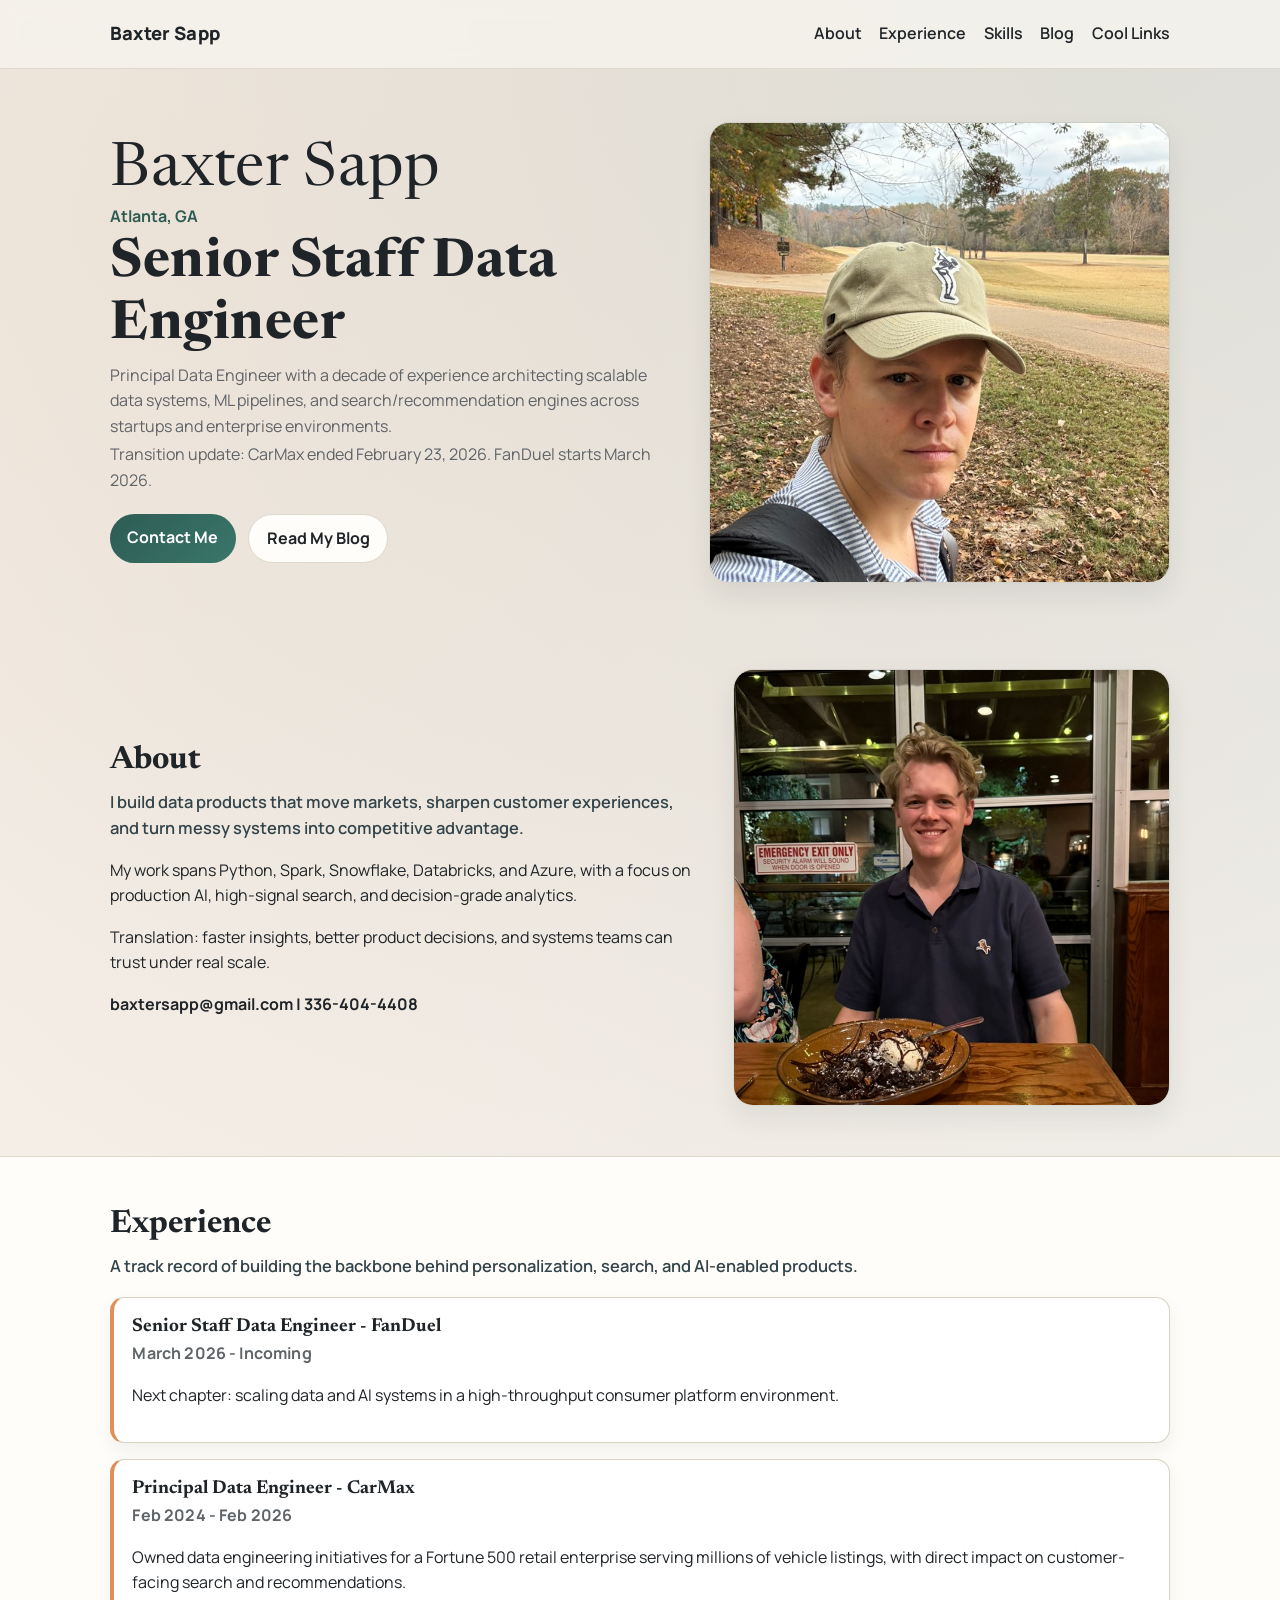
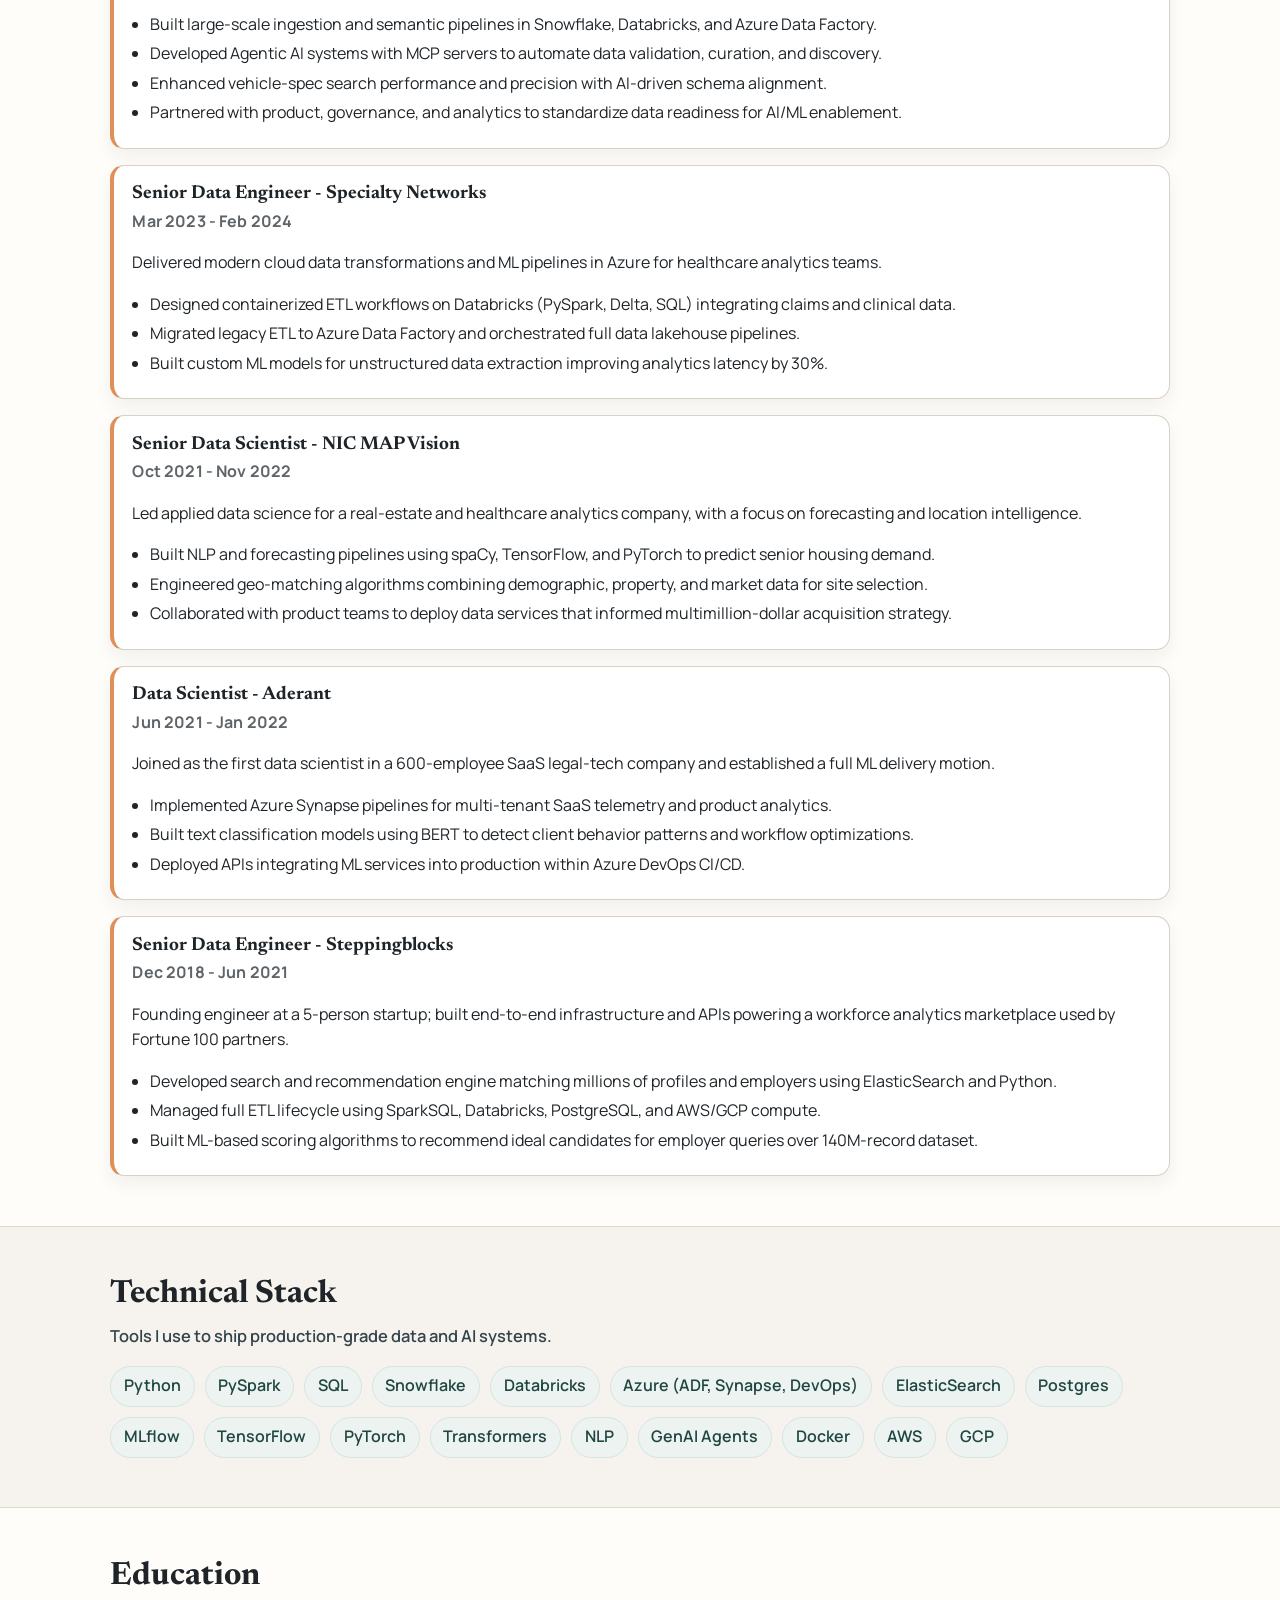
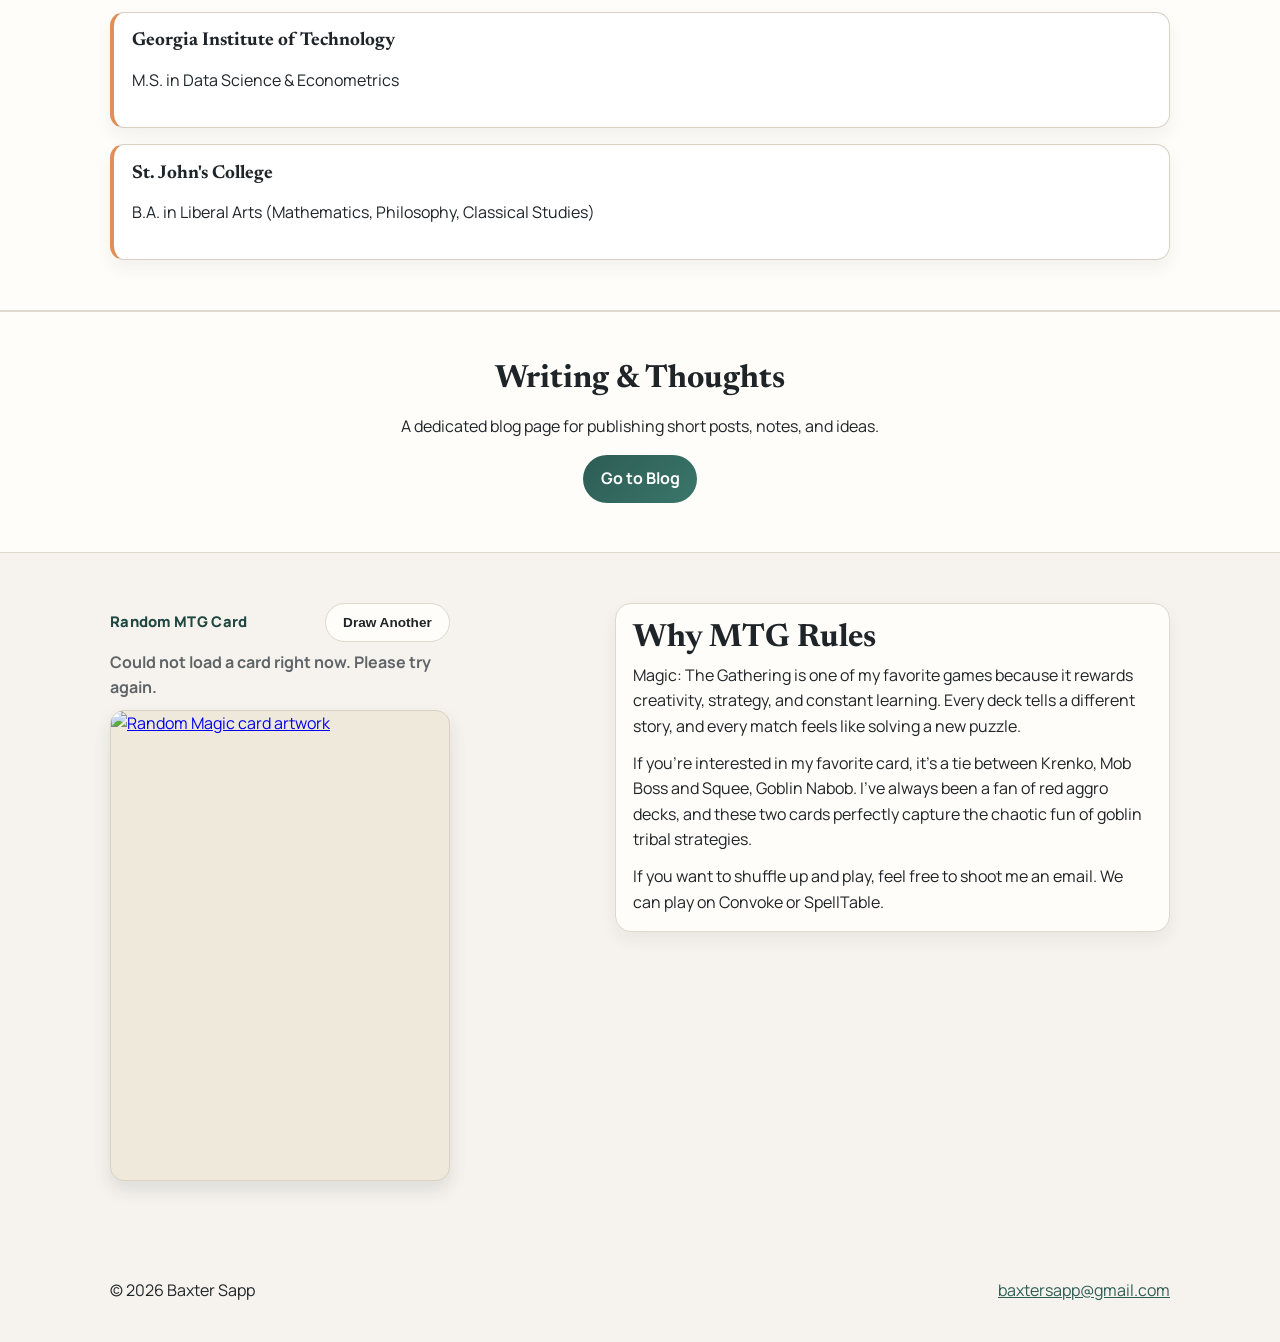
<file: index.html>
<!doctype html>
<html lang="en">
<head>
  <meta charset="utf-8">
  <meta name="viewport" content="width=device-width, initial-scale=1">
  <title>Baxter Sapp</title>
  <meta name="description" content="Baxter Sapp - Data Engineer building scalable data and AI systems.">
  <link rel="preconnect" href="https://fonts.googleapis.com">
  <link rel="preconnect" href="https://fonts.gstatic.com" crossorigin>
  <link href="https://fonts.googleapis.com/css2?family=Manrope:wght@400;500;700;800&family=Newsreader:opsz,wght@6..72,600&display=swap" rel="stylesheet">
  <link rel="stylesheet" href="styles.css">
</head>
<body>
  <header class="site-header">
    <div class="container nav-wrap">
      <a class="brand" href="index.html">Baxter Sapp</a>
      <nav class="nav-links" aria-label="Main">
        <a href="#about">About</a>
        <a href="#experience">Experience</a>
        <a href="#skills">Skills</a>
        <a href="blog.html">Blog</a>
        <a href="cool-links.html">Cool Links</a>
      </nav>
    </div>
  </header>

  <main>
    <section class="hero">
      <div class="container hero-grid">
        <div>
          <p class="hero-name">Baxter Sapp</p>
          <p class="kicker">Atlanta, GA</p>
          <h1>Senior Staff Data Engineer</h1>
          <p class="lead">
            Principal Data Engineer with a decade of experience architecting scalable data systems, ML pipelines, and search/recommendation engines across startups and enterprise environments.
          </p>
          <p class="muted">Transition update: CarMax ended February 23, 2026. FanDuel starts March 2026.</p>
          <div class="hero-actions">
            <a class="btn btn-primary" href="mailto:baxtersapp@gmail.com">Contact Me</a>
            <a class="btn btn-secondary" href="blog.html">Read My Blog</a>
          </div>
        </div>
        <figure class="hero-photo-wrap">
          <img src="assets/profile-primary.jpeg" alt="Portrait of Baxter Sapp" class="hero-photo hero-photo-focus">
        </figure>
      </div>
    </section>

    <section id="about" class="section">
      <div class="container about-grid">
        <div>
          <h2>About</h2>
          <p class="section-intro">
            I build data products that move markets, sharpen customer experiences, and turn messy systems into competitive advantage.
          </p>
          <p>
            My work spans Python, Spark, Snowflake, Databricks, and Azure, with a focus on production AI, high-signal search, and decision-grade analytics.
          </p>
          <p>
            Translation: faster insights, better product decisions, and systems teams can trust under real scale.
          </p>
          <p class="contact-line">baxtersapp@gmail.com | 336-404-4408</p>
        </div>
        <figure class="about-photo-wrap">
          <img src="assets/profile-secondary.jpeg" alt="Baxter Sapp outdoors" class="about-photo about-photo-focus">
        </figure>
      </div>
    </section>

    <section id="experience" class="section section-alt">
      <div class="container">
        <h2>Experience</h2>
        <p class="section-intro">A track record of building the backbone behind personalization, search, and AI-enabled products.</p>
        <div class="cards">
          <article class="card">
            <h3>Senior Staff Data Engineer - FanDuel</h3>
            <p class="muted role-line">March 2026 - Incoming</p>
            <p>Next chapter: scaling data and AI systems in a high-throughput consumer platform environment.</p>
          </article>
          <article class="card">
            <h3>Principal Data Engineer - CarMax</h3>
            <p class="muted role-line">Feb 2024 - Feb 2026</p>
            <p>
              Owned data engineering initiatives for a Fortune 500 retail enterprise serving millions of vehicle listings, with direct impact on customer-facing search and recommendations.
            </p>
            <ul>
              <li>Built large-scale ingestion and semantic pipelines in Snowflake, Databricks, and Azure Data Factory.</li>
              <li>Developed Agentic AI systems with MCP servers to automate data validation, curation, and discovery.</li>
              <li>Enhanced vehicle-spec search performance and precision with AI-driven schema alignment.</li>
              <li>Partnered with product, governance, and analytics to standardize data readiness for AI/ML enablement.</li>
            </ul>
          </article>
          <article class="card">
            <h3>Senior Data Engineer - Specialty Networks</h3>
            <p class="muted role-line">Mar 2023 - Feb 2024</p>
            <p>Delivered modern cloud data transformations and ML pipelines in Azure for healthcare analytics teams.</p>
            <ul>
              <li>Designed containerized ETL workflows on Databricks (PySpark, Delta, SQL) integrating claims and clinical data.</li>
              <li>Migrated legacy ETL to Azure Data Factory and orchestrated full data lakehouse pipelines.</li>
              <li>Built custom ML models for unstructured data extraction improving analytics latency by 30%.</li>
            </ul>
          </article>
          <article class="card">
            <h3>Senior Data Scientist - NIC MAP Vision</h3>
            <p class="muted role-line">Oct 2021 - Nov 2022</p>
            <p>
              Led applied data science for a real-estate and healthcare analytics company, with a focus on forecasting and location intelligence.
            </p>
            <ul>
              <li>Built NLP and forecasting pipelines using spaCy, TensorFlow, and PyTorch to predict senior housing demand.</li>
              <li>Engineered geo-matching algorithms combining demographic, property, and market data for site selection.</li>
              <li>Collaborated with product teams to deploy data services that informed multimillion-dollar acquisition strategy.</li>
            </ul>
          </article>
          <article class="card">
            <h3>Data Scientist - Aderant</h3>
            <p class="muted role-line">Jun 2021 - Jan 2022</p>
            <p>
              Joined as the first data scientist in a 600-employee SaaS legal-tech company and established a full ML delivery motion.
            </p>
            <ul>
              <li>Implemented Azure Synapse pipelines for multi-tenant SaaS telemetry and product analytics.</li>
              <li>Built text classification models using BERT to detect client behavior patterns and workflow optimizations.</li>
              <li>Deployed APIs integrating ML services into production within Azure DevOps CI/CD.</li>
            </ul>
          </article>
          <article class="card">
            <h3>Senior Data Engineer - Steppingblocks</h3>
            <p class="muted role-line">Dec 2018 - Jun 2021</p>
            <p>
              Founding engineer at a 5-person startup; built end-to-end infrastructure and APIs powering a workforce analytics marketplace used by Fortune 100 partners.
            </p>
            <ul>
              <li>Developed search and recommendation engine matching millions of profiles and employers using ElasticSearch and Python.</li>
              <li>Managed full ETL lifecycle using SparkSQL, Databricks, PostgreSQL, and AWS/GCP compute.</li>
              <li>Built ML-based scoring algorithms to recommend ideal candidates for employer queries over 140M-record dataset.</li>
            </ul>
          </article>
        </div>
      </div>
    </section>

    <section id="skills" class="section">
      <div class="container">
        <h2>Technical Stack</h2>
        <p class="section-intro">Tools I use to ship production-grade data and AI systems.</p>
        <ul class="chip-list">
          <li>Python</li>
          <li>PySpark</li>
          <li>SQL</li>
          <li>Snowflake</li>
          <li>Databricks</li>
          <li>Azure (ADF, Synapse, DevOps)</li>
          <li>ElasticSearch</li>
          <li>Postgres</li>
          <li>MLflow</li>
          <li>TensorFlow</li>
          <li>PyTorch</li>
          <li>Transformers</li>
          <li>NLP</li>
          <li>GenAI Agents</li>
          <li>Docker</li>
          <li>AWS</li>
          <li>GCP</li>
        </ul>
      </div>
    </section>

    <section class="section section-alt">
      <div class="container">
        <h2>Education</h2>
        <div class="cards">
          <article class="card">
            <h3>Georgia Institute of Technology</h3>
            <p>M.S. in Data Science &amp; Econometrics</p>
          </article>
          <article class="card">
            <h3>St. John's College</h3>
            <p>B.A. in Liberal Arts (Mathematics, Philosophy, Classical Studies)</p>
          </article>
        </div>
      </div>
    </section>

    <section class="section section-alt">
      <div class="container cta-wrap">
        <h2>Writing & Thoughts</h2>
        <p>A dedicated blog page for publishing short posts, notes, and ideas.</p>
        <a class="btn btn-primary" href="blog.html">Go to Blog</a>
      </div>
    </section>

    <section class="section">
      <div class="container mtg-grid">
        <section class="random-card" aria-live="polite">
          <div class="random-card-head">
            <p class="random-card-label">Random MTG Card</p>
            <button id="new-card-btn" class="btn btn-secondary random-card-btn" type="button">Draw Another</button>
          </div>
          <p id="card-status" class="muted card-status">Loading a random card...</p>
          <a id="card-link" class="card-preview" href="#" target="_blank" rel="noopener noreferrer" aria-label="Open card on Scryfall">
            <img id="card-image" alt="Random Magic card artwork" loading="lazy">
            <div class="card-hover" id="card-hover-text">Oracle text appears here.</div>
          </a>
          <p class="muted card-meta" id="card-meta"></p>
        </section>
        <aside class="mtg-note">
          <h2>Why MTG Rules</h2>
          <p>
            Magic: The Gathering is one of my favorite games because it rewards creativity, strategy, and constant learning.
            Every deck tells a different story, and every match feels like solving a new puzzle. 
          </p>
          <p>
            If you're interested in my favorite card, it's a tie between Krenko, Mob Boss and Squee, 
            Goblin Nabob. I've always been a fan of red aggro decks, and these two cards perfectly 
            capture the chaotic fun of goblin tribal strategies.
          </p>
          <p>
            If you want to shuffle up and play, feel free to shoot me an email. We can play on Convoke or SpellTable.
          </p>
        </aside>
      </div>
    </section>
  </main>

  <footer class="site-footer">
    <div class="container footer-wrap">
      <p>&copy; <span id="year"></span> Baxter Sapp</p>
      <p><a href="mailto:baxtersapp@gmail.com">baxtersapp@gmail.com</a></p>
    </div>
  </footer>

  <script>
    document.getElementById('year').textContent = new Date().getFullYear();

    const cardStatus = document.getElementById('card-status');
    const cardImage = document.getElementById('card-image');
    const cardHoverText = document.getElementById('card-hover-text');
    const cardMeta = document.getElementById('card-meta');
    const cardLink = document.getElementById('card-link');
    const drawButton = document.getElementById('new-card-btn');

    function getCardImageUrl(card) {
      if (card.image_uris && card.image_uris.normal) {
        return card.image_uris.normal;
      }
      if (Array.isArray(card.card_faces)) {
        const faceWithImage = card.card_faces.find((face) => face.image_uris && face.image_uris.normal);
        if (faceWithImage) {
          return faceWithImage.image_uris.normal;
        }
      }
      return '';
    }

    function getOracleText(card) {
      if (card.oracle_text) {
        return card.oracle_text;
      }
      if (Array.isArray(card.card_faces)) {
        return card.card_faces
          .map((face) => {
            const name = face.name || 'Face';
            const text = face.oracle_text || 'No oracle text.';
            return name + ': ' + text;
          })
          .join('\n\n');
      }
      return 'No oracle text available for this card.';
    }

    async function loadRandomCard() {
      cardStatus.textContent = 'Loading a random card...';
      drawButton.disabled = true;
      drawButton.textContent = 'Drawing...';

      try {
        const response = await fetch('https://api.scryfall.com/cards/random');
        if (!response.ok) {
          throw new Error('Scryfall request failed');
        }

        const card = await response.json();
        const imageUrl = getCardImageUrl(card);
        const oracleText = getOracleText(card);
        const cardName = card.name || 'Unknown Card';
        const typeLine = card.type_line || '';
        const setName = card.set_name || '';
        const setCode = card.set ? card.set.toUpperCase() : '';
        const cardUrl = card.scryfall_uri || 'https://scryfall.com';

        if (!imageUrl) {
          throw new Error('No card image found');
        }

        cardImage.src = imageUrl;
        cardImage.alt = cardName + ' card image';
        cardHoverText.textContent = oracleText;
        cardMeta.textContent = typeLine + (setName ? ' | ' + setName + (setCode ? ' (' + setCode + ')' : '') : '');
        cardLink.href = cardUrl;
        cardStatus.textContent = cardName;
      } catch (error) {
        cardStatus.textContent = 'Could not load a card right now. Please try again.';
        cardHoverText.textContent = 'Oracle text unavailable.';
        cardMeta.textContent = '';
        cardImage.removeAttribute('src');
        cardLink.href = '#';
      } finally {
        drawButton.disabled = false;
        drawButton.textContent = 'Draw Another';
      }
    }

    drawButton.addEventListener('click', loadRandomCard);
    loadRandomCard();
  </script>
</body>
</html>
</file>
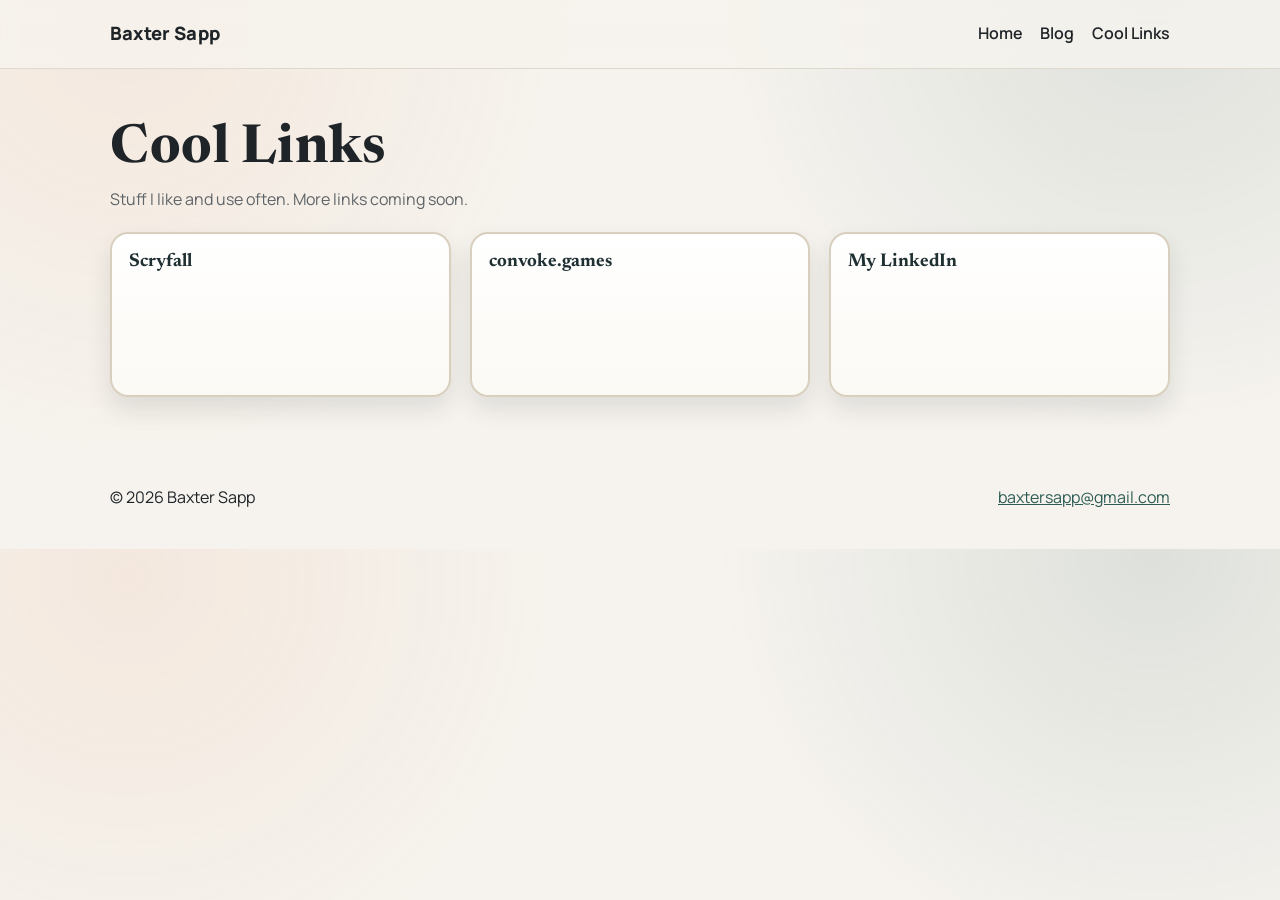
<file: cool-links.html>
<!doctype html>
<html lang="en">
<head>
  <meta charset="utf-8">
  <meta name="viewport" content="width=device-width, initial-scale=1">
  <title>Baxter Sapp | Cool Links</title>
  <meta name="description" content="A collection of links Baxter Sapp likes.">
  <link rel="preconnect" href="https://fonts.googleapis.com">
  <link rel="preconnect" href="https://fonts.gstatic.com" crossorigin>
  <link href="https://fonts.googleapis.com/css2?family=Manrope:wght@400;500;700;800&family=Newsreader:opsz,wght@6..72,600&display=swap" rel="stylesheet">
  <link rel="stylesheet" href="styles.css?v=20260226">
  <style>
    .cool-links-grid {
      margin-top: 1.2rem;
      display: grid;
      gap: 1.2rem;
      grid-template-columns: repeat(3, minmax(0, 1fr));
    }

    .link-card {
      position: relative;
      display: flex;
      align-items: flex-start;
      justify-content: flex-start;
      min-height: 165px;
      background: linear-gradient(180deg, #ffffff 0%, #fbf9f4 100%);
      border: 2px solid #d8cfbe;
      border-radius: 18px;
      padding: 1.05rem 1.05rem 0.9rem;
      box-shadow: 0 12px 24px rgba(31, 36, 40, 0.11);
      overflow: hidden;
    }

    .link-card h2 {
      margin: 0;
      width: 100%;
      font-size: clamp(1.02rem, 1.45vw, 1.22rem);
      line-height: 1.25;
      color: #1f2f32;
    }

    .link-card-link {
      text-decoration: none;
      color: var(--ink);
      transition: transform 0.18s ease, box-shadow 0.18s ease, border-color 0.18s ease;
    }

    .link-card-link:hover,
    .link-card-link:focus-visible {
      transform: translateY(-4px);
      border-color: #c4b496;
      box-shadow: 0 16px 28px rgba(31, 36, 40, 0.15);
    }

    .link-card-hover {
      position: absolute;
      inset: 0;
      margin: 0;
      display: flex;
      align-items: flex-end;
      padding: 0.95rem;
      color: #fff;
      font-size: 0.85rem;
      font-weight: 600;
      line-height: 1.35;
      background: linear-gradient(180deg, rgba(13, 20, 26, 0.12) 0%, rgba(13, 20, 26, 0.95) 70%);
      opacity: 0;
      transform: translateY(10px);
      transition: opacity 0.16s ease, transform 0.16s ease;
      pointer-events: none;
    }

    .link-card:hover .link-card-hover,
    .link-card:focus-within .link-card-hover {
      opacity: 1;
      transform: translateY(0);
    }

    .link-card.placeholder {
      border-style: dashed;
      border-color: #d7cdb8;
      background: linear-gradient(180deg, #fefdf9 0%, #f8f4ea 100%);
    }

    @media (max-width: 900px) {
      .cool-links-grid {
        grid-template-columns: repeat(2, minmax(0, 1fr));
      }
    }

    @media (max-width: 620px) {
      .cool-links-grid {
        grid-template-columns: 1fr;
      }
    }
  </style>
</head>
<body>
  <header class="site-header">
    <div class="container nav-wrap">
      <a class="brand" href="index.html">Baxter Sapp</a>
      <nav class="nav-links" aria-label="Main">
        <a href="index.html">Home</a>
        <a href="blog.html">Blog</a>
        <a href="cool-links.html">Cool Links</a>
      </nav>
    </div>
  </header>

  <main class="section">
    <div class="container">
      <h1>Cool Links</h1>
      <p class="lead">Stuff I like and use often. More links coming soon.</p>

      <section class="cool-links-grid" aria-label="Cool links list">
        <a class="link-card link-card-link" href="https://scryfall.com/search?q=game%3Apaper&unique=cards&as=grid&order=random" target="_blank" rel="noopener noreferrer">
          <h2>Scryfall</h2>
          <p class="link-card-hover">Jump into a random-order card search and discover something weird, busted, or beautiful.</p>
        </a>

        <a class="link-card link-card-link" href="https://convoke.games/en" target="_blank" rel="noopener noreferrer">
          <h2>convoke.games</h2>
          <p class="link-card-hover">Play Magic online with webcam-friendly pods and a fast setup flow.</p>
        </a>

        <a class="link-card link-card-link" href="https://linkedin.com/in/baxtersapp" target="_blank" rel="noopener noreferrer">
          <h2>My LinkedIn</h2>
          <p class="link-card-hover">View my professional profile and connect with me.</p>
        </a>

      </section>
    </div>
  </main>

  <footer class="site-footer">
    <div class="container footer-wrap">
      <p>&copy; <span id="year"></span> Baxter Sapp</p>
      <p><a href="mailto:baxtersapp@gmail.com">baxtersapp@gmail.com</a></p>
    </div>
  </footer>

  <script>
    document.getElementById('year').textContent = new Date().getFullYear();
  </script>
</body>
</html>
</file>
<file: styles.css>
:root {
  --bg: #f6f3ee;
  --bg-soft: #fffdf9;
  --ink: #1f2428;
  --muted: #5f6468;
  --accent: #2d5c54;
  --accent-2: #df8f58;
  --card: #ffffff;
  --line: #ded8cd;
  --shadow: 0 12px 26px rgba(31, 36, 40, 0.08);
  --header-offset: 88px;
}

* {
  box-sizing: border-box;
}

html,
body {
  margin: 0;
  padding: 0;
}

html {
  scroll-behavior: smooth;
}

body {
  font-family: "Manrope", sans-serif;
  color: var(--ink);
  background:
    radial-gradient(circle at 10% 5%, rgba(223, 143, 88, 0.11), transparent 36%),
    radial-gradient(circle at 90% 0%, rgba(45, 92, 84, 0.12), transparent 34%),
    var(--bg);
  line-height: 1.6;
}

.container {
  width: min(1060px, 92%);
  margin: 0 auto;
}

.site-header {
  position: sticky;
  top: 0;
  backdrop-filter: blur(8px);
  background: rgba(246, 243, 238, 0.84);
  border-bottom: 1px solid var(--line);
  z-index: 20;
}

.nav-wrap {
  display: flex;
  justify-content: space-between;
  align-items: center;
  min-height: 68px;
}

.brand {
  color: var(--ink);
  text-decoration: none;
  font-weight: 800;
  font-size: 1.15rem;
  letter-spacing: 0.01em;
}

.nav-links {
  display: flex;
  gap: 1.1rem;
}

.nav-links a {
  color: var(--ink);
  text-decoration: none;
  font-weight: 600;
}

.nav-links a:hover {
  color: var(--accent);
}

.hero {
  padding: 3.3rem 0 2.3rem;
}

.hero-grid {
  display: grid;
  grid-template-columns: 1.1fr 0.9fr;
  gap: 2.2rem;
  align-items: center;
}

.kicker {
  color: var(--accent);
  font-weight: 700;
  margin: 0 0 0.25rem;
}

.hero-name {
  margin: 0 0 0.1rem;
  font-family: "Newsreader", serif;
  font-size: clamp(2rem, 5.2vw, 3.8rem);
  line-height: 1;
  letter-spacing: 0.01em;
}

h1,
h2,
h3 {
  font-family: "Newsreader", serif;
  line-height: 1.14;
  margin: 0 0 0.65rem;
}

h1 {
  font-size: clamp(2rem, 4.4vw, 3.35rem);
  letter-spacing: 0.01em;
  margin-bottom: 0.35rem;
}

h2 {
  font-size: clamp(1.5rem, 3vw, 2rem);
}

.lead {
  color: var(--muted);
  max-width: 64ch;
  margin: 0.45rem 0 0;
}

.hero-actions {
  margin-top: 1.3rem;
  display: flex;
  gap: 0.8rem;
  flex-wrap: wrap;
}

.random-card {
  max-width: 340px;
}

.random-card-head {
  display: flex;
  align-items: center;
  justify-content: space-between;
  gap: 0.7rem;
  margin-bottom: 0.5rem;
}

.random-card-label {
  margin: 0;
  font-size: 0.92rem;
  font-weight: 800;
  color: #1f4640;
  letter-spacing: 0.02em;
}

.random-card-btn {
  padding: 0.42rem 0.8rem;
  font-size: 0.85rem;
}

.random-card-btn:disabled {
  opacity: 0.72;
  cursor: wait;
}

.card-status {
  margin: 0 0 0.4rem;
  font-weight: 700;
}

.card-preview {
  position: relative;
  display: block;
  border-radius: 14px;
  overflow: hidden;
  border: 1px solid #d9d1c3;
  box-shadow: 0 9px 18px rgba(31, 36, 40, 0.11);
  background: #efe9dc;
}

.card-preview img {
  display: block;
  width: 100%;
  aspect-ratio: 0.72 / 1;
  object-fit: cover;
}

.card-hover {
  position: absolute;
  inset: auto 0 0 0;
  max-height: 72%;
  overflow: auto;
  padding: 0.8rem;
  font-size: 0.82rem;
  font-weight: 600;
  line-height: 1.35;
  color: #fff;
  background: linear-gradient(180deg, rgba(13, 20, 26, 0) 0%, rgba(13, 20, 26, 0.93) 26%);
  opacity: 0;
  transition: opacity 0.18s ease;
  white-space: pre-wrap;
}

.card-preview:hover .card-hover,
.card-preview:focus-visible .card-hover {
  opacity: 1;
}

.card-meta {
  margin: 0.45rem 0 0;
  font-size: 0.88rem;
}

.mtg-grid {
  display: grid;
  grid-template-columns: 0.92fr 1.08fr;
  gap: 2rem;
  align-items: start;
}

.mtg-note {
  border: 1px solid var(--line);
  border-radius: 16px;
  padding: 1rem 1.1rem;
  background: var(--bg-soft);
  box-shadow: 0 8px 18px rgba(31, 36, 40, 0.06);
}

.mtg-note h2 {
  margin-bottom: 0.4rem;
}

.mtg-note p {
  margin: 0 0 0.7rem;
}

.mtg-note p:last-child {
  margin-bottom: 0;
}

.btn {
  display: inline-block;
  padding: 0.68rem 1.08rem;
  border-radius: 999px;
  font-weight: 700;
  text-decoration: none;
  transition: transform 0.2s ease, box-shadow 0.2s ease;
}

.btn:hover {
  transform: translateY(-2px);
  box-shadow: var(--shadow);
}

.btn-primary {
  color: #fff;
  background: linear-gradient(135deg, var(--accent), #3a766b);
}

.btn-secondary {
  color: var(--ink);
  border: 1px solid var(--line);
  background: var(--bg-soft);
}

.hero-photo-wrap,
.about-photo-wrap {
  margin: 0;
  border-radius: 20px;
  overflow: hidden;
  border: 1px solid rgba(31, 36, 40, 0.09);
  box-shadow: var(--shadow);
}

.hero-photo,
.about-photo {
  display: block;
  width: 100%;
  aspect-ratio: 1 / 1;
  object-fit: cover;
}

.hero-photo-focus {
  object-position: 50% 32%;
}

.about-photo-focus {
  object-position: 42% 36%;
}

.section {
  padding: 3.1rem 0;
}

section[id] {
  scroll-margin-top: var(--header-offset);
}

.section-alt {
  background: var(--bg-soft);
  border-top: 1px solid var(--line);
  border-bottom: 1px solid var(--line);
}

.about-grid {
  display: grid;
  grid-template-columns: 1.15fr 0.85fr;
  gap: 2rem;
  align-items: center;
}

.contact-line {
  margin-top: 1rem;
  font-weight: 700;
}

.cards {
  margin-top: 1.1rem;
  display: grid;
  gap: 1rem;
  grid-template-columns: 1fr;
}

.card {
  background: var(--card);
  border: 1px solid #d9d1c3;
  border-left: 4px solid var(--accent-2);
  border-radius: 14px;
  padding: 1.1rem 1.15rem;
  box-shadow: 0 8px 18px rgba(31, 36, 40, 0.06);
  transition: transform 0.2s ease, box-shadow 0.2s ease;
}

.card:hover {
  transform: translateY(-2px);
  box-shadow: 0 14px 26px rgba(31, 36, 40, 0.09);
}

.card h3 {
  margin-bottom: 0.25rem;
}

.card ul {
  margin: 0.55rem 0 0;
  padding-left: 1.1rem;
}

.card li {
  margin-bottom: 0.25rem;
}

.muted {
  color: var(--muted);
  margin: 0.15rem 0 0.55rem;
}

.section-intro {
  margin: 0.15rem 0 0.9rem;
  color: #33444a;
  font-size: 1.03rem;
  font-weight: 600;
  max-width: 68ch;
}

.role-line {
  font-weight: 700;
  letter-spacing: 0.01em;
}

.chip-list {
  list-style: none;
  margin: 1rem 0 0;
  padding: 0;
  display: flex;
  flex-wrap: wrap;
  gap: 0.62rem;
}

.chip-list li {
  padding: 0.42rem 0.8rem;
  border-radius: 999px;
  background: #edf3f1;
  color: #1f4640;
  border: 1px solid #d6e4e1;
  font-weight: 600;
}

.cta-wrap {
  text-align: center;
}

.site-footer {
  padding: 1.4rem 0;
}

.footer-wrap {
  display: flex;
  justify-content: space-between;
  align-items: center;
  gap: 0.8rem;
  flex-wrap: wrap;
}

.footer-wrap a {
  color: var(--accent);
}

.blog-grid {
  display: grid;
  gap: 1rem;
}

.blog-post {
  background: var(--card);
  border: 1px solid var(--line);
  border-radius: 14px;
  padding: 1rem;
}

.blog-post time {
  color: var(--muted);
  font-size: 0.92rem;
}

.blog-summary {
  color: #33444a;
  font-weight: 600;
  margin-top: 0.2rem;
}

.rendered-post {
  padding: 1.1rem 1.15rem;
}

.blog-markdown {
  margin-top: 0.75rem;
}

.blog-markdown h1,
.blog-markdown h2,
.blog-markdown h3 {
  margin-top: 1rem;
  margin-bottom: 0.45rem;
}

.blog-markdown p {
  margin: 0.45rem 0 0.65rem;
}

.blog-markdown ul {
  margin: 0.45rem 0 0.75rem;
  padding-left: 1.2rem;
}

.blog-markdown li {
  margin-bottom: 0.2rem;
}

.blog-markdown a {
  color: var(--accent);
}

.blog-markdown code {
  padding: 0.08rem 0.33rem;
  border-radius: 6px;
  background: #efe8dd;
  font-family: ui-monospace, SFMono-Regular, Menlo, Monaco, Consolas, "Liberation Mono", "Courier New", monospace;
  font-size: 0.92em;
}

.blog-markdown pre {
  margin: 0.7rem 0 0.95rem;
  padding: 0.7rem 0.8rem;
  overflow-x: auto;
  border-radius: 10px;
  border: 1px solid #dfd4c2;
  background: #fff9ef;
}

.blog-markdown pre code {
  padding: 0;
  background: transparent;
}

.blog-markdown blockquote {
  margin: 0.7rem 0 0.9rem;
  padding: 0.4rem 0.8rem;
  border-left: 3px solid var(--accent-2);
  color: #39494e;
  background: #fbf6ec;
}

.blog-media {
  margin: 0.8rem 0;
}

.blog-media img {
  display: block;
  width: 100%;
  max-width: 620px;
  border-radius: 12px;
  border: 1px solid var(--line);
  box-shadow: 0 7px 16px rgba(31, 36, 40, 0.08);
}

.cool-links-grid {
  margin-top: 1.2rem;
  display: grid;
  gap: 1.2rem;
  grid-template-columns: repeat(3, minmax(0, 1fr));
}

.link-card {
  position: relative;
  display: flex;
  align-items: flex-start;
  justify-content: flex-start;
  min-height: 165px;
  background: linear-gradient(180deg, #ffffff 0%, #fbf9f4 100%);
  border: 2px solid #d8cfbe;
  border-radius: 18px;
  padding: 1.05rem 1.05rem 0.9rem;
  box-shadow: 0 12px 24px rgba(31, 36, 40, 0.11);
  overflow: hidden;
}

.link-card h2 {
  margin: 0;
  width: 100%;
  font-size: clamp(1.02rem, 1.45vw, 1.22rem);
  line-height: 1.25;
  color: #1f2f32;
}

.link-card-link {
  text-decoration: none;
  color: var(--ink);
  transition: transform 0.18s ease, box-shadow 0.18s ease, border-color 0.18s ease;
}

.link-card-link:hover,
.link-card-link:focus-visible {
  transform: translateY(-4px);
  border-color: #c4b496;
  box-shadow: 0 16px 28px rgba(31, 36, 40, 0.15);
}

.link-card-hover {
  position: absolute;
  inset: 0;
  margin: 0;
  display: flex;
  align-items: flex-end;
  padding: 0.95rem;
  color: #fff;
  font-size: 0.85rem;
  font-weight: 600;
  line-height: 1.35;
  background: linear-gradient(180deg, rgba(13, 20, 26, 0.12) 0%, rgba(13, 20, 26, 0.95) 70%);
  opacity: 0;
  transform: translateY(10px);
  transition: opacity 0.16s ease, transform 0.16s ease;
  pointer-events: none;
}

.link-card:hover .link-card-hover,
.link-card:focus-within .link-card-hover {
  opacity: 1;
  transform: translateY(0);
}

.link-card.placeholder {
  border-style: dashed;
  border-color: #d7cdb8;
  background: linear-gradient(180deg, #fefdf9 0%, #f8f4ea 100%);
}

@media (max-width: 900px) {
  .hero-grid,
  .about-grid,
  .cards {
    grid-template-columns: 1fr;
  }

  .hero {
    padding-top: 2.4rem;
  }

  .nav-links {
    gap: 0.7rem;
    font-size: 0.93rem;
  }

  .random-card {
    max-width: 100%;
  }

  .mtg-grid {
    grid-template-columns: 1fr;
  }

  .cool-links-grid {
    grid-template-columns: repeat(2, minmax(0, 1fr));
  }
}

@media (max-width: 620px) {
  .cool-links-grid {
    grid-template-columns: 1fr;
  }
}
</file>
